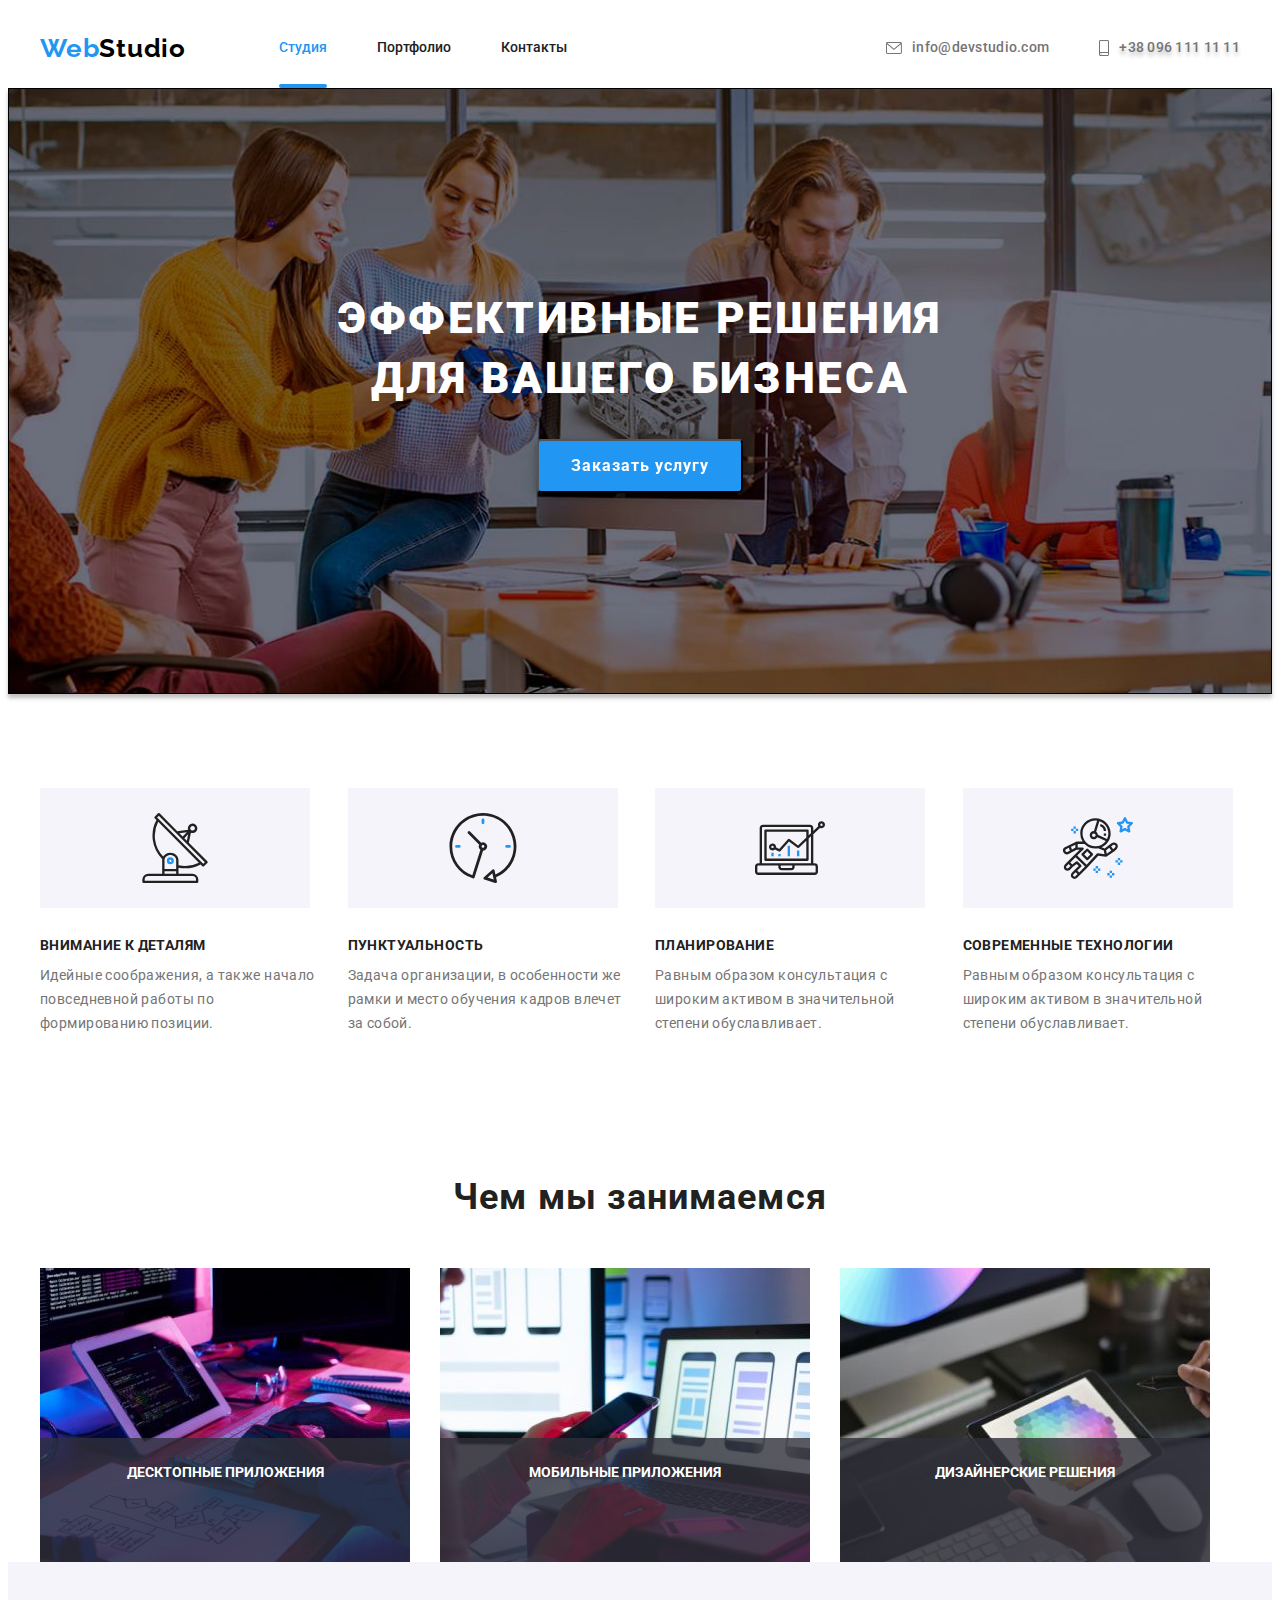
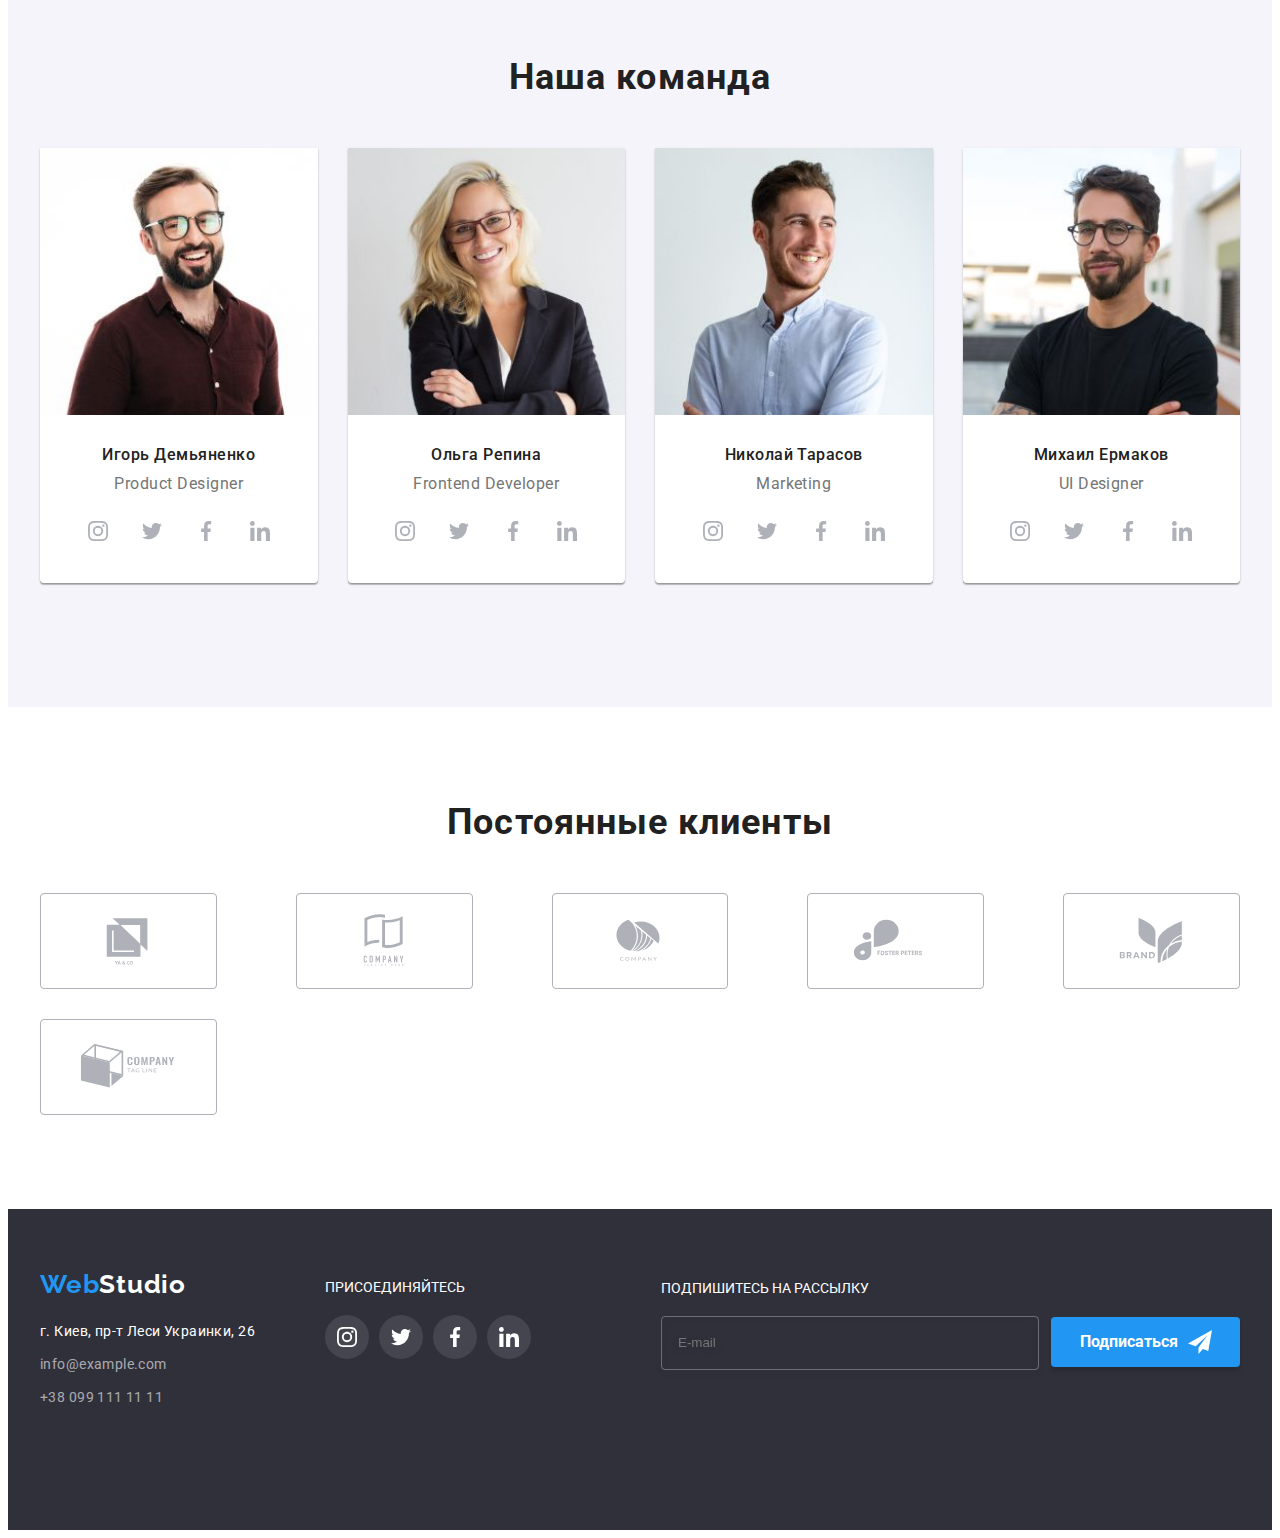
<file: index.html>
<!DOCTYPE html>
<html lang="ru">

<head>
    <meta charset="UTF-8">
    <meta http-equiv="X-UA-Compatible" content="IE=edge">
    <meta name="viewport" content="width=device-width, initial-scale=1.0">
    <title>Document</title>
    <link rel="preconnect" href="https://fonts.googleapis.com">
    <link rel="preconnect" href="https://fonts.gstatic.com" crossorigin>
    <link
        href="https://fonts.googleapis.com/css2?family=Raleway:wght@700&family=Roboto:wght@400;500;700;900&display=swap"
        rel="stylesheet">
    <!-- Style normalize -->
    <link rel="stylesheet" href="https://cdnjs.cloudflare.com/ajax/libs/modern-normalize/1.1.0/modern-normalize.min.css"
        integrity="sha512-wpPYUAdjBVSE4KJnH1VR1HeZfpl1ub8YT/NKx4PuQ5NmX2tKuGu6U/JRp5y+Y8XG2tV+wKQpNHVUX03MfMFn9Q=="
        crossorigin="anonymous" referrerpolicy="no-referrer" />
    <!-- connect whith stylesheet -->
    <link rel="stylesheet" href="./css/main.min.css">
</head>

<body>
    <header>
        <div class="container header-container">
            <a class="logo" href="index.html">Web<span class="span-studio">Studio</span></a>

            <!-- Кнопка мобильного меню -->
            <button class="mobile-menu-btn" type="button" data-menu-button>
                <svg class="mobile-menu__icon" width="24" height="16">
                    <use class="mobile-menu__burger" href="./images/symbol-defs.svg#icon-burger-menu"></use>
                    <use class="mobile-menu__close" href="./images/symbol-defs.svg#icon-mobile-close"></use>
                </svg>
            </button>
            <!-- Мобильное меню -->
            <div class="mobile-menu" data-menu>
                <ul class="mobile-nav">
                    <li class="mobile-nav__item"><a href="./index.html" target="_blank" rel="noopener noreferrer"
                            class="mobile-link mobile-carrent">Студия</a></li>

                    <li class="mobile-nav__item"><a href="./portfolio.html" target="_blank" rel="noopener noreferrer"
                            class="mobile-link-portfolio">Портфолио</a></li>

                    <li class="mobile-nav__item"><a class="">Контакты</a></li>
                </ul>
                <ul class="mobile-contact">
                    <li class="mobile-phone__item"><a href="tel:+380961111111" class="mobile-phone-link">+38 096 111 11
                            11</a></li>

                    <li class="mobile-mail__item"><a href="mailto:info@devstudio.com" target="_blank"
                            rel="noopener noreferrer" class="mobile-mail-link">info@devstudio.com</a></li>
                </ul>
                <ul class="mobile-social">
                    <li class="mobile-social__item"><a class="mobile-social-link mobile-link-color" href=""
                            target="_blank" rel="noopener noreferrer" aria-label="instagram">Instagram</a></li>

                    <li class="mobile-social__item"><a class="mobile-social-link mobile-link-color" href=""
                            target="_blank" rel="noopener noreferrer" aria-label="twitter">Twitter</a></li>

                    <li class="mobile-social__item"><a class="mobile-social-link mobile-link-color" href=""
                            target="_blank" rel="noopener noreferrer" aria-label="facebook">Facebook</a></li>

                    <li class="mobile-social__item"><a class="mobile-social-link mobile-link-color" href=""
                            target="_blank" rel="noopener noreferrer" aria-label="linkedin">LinkedIn</a></li>
                </ul>
            </div>
            <nav>
                <ul class="header-list">
                    <li class="header-list-item list"><a class="header-link link carrent" href="./index.html">Студия</a>
                    </li>
                    <li class="header-list-item list"><a class="header-link link" href="./portfolio.html">Портфолио</a>
                    </li>
                    <li class="header-list-item list"><a class="header-link link" href="">Контакты</a></li>
                </ul>
                <div></div>
            </nav>
            <ul class="header-group">
                <li class="list"><a class="header-mail list link mail-phone-link" href="mailto:info@devstudio.com"><svg
                            class="svg-mail-phone" width="16" height="12">
                            <use href="./images/symbol-defs.svg#icon-envelope1"></use>
                        </svg>info@devstudio.com</a></li>
                <li class="list"><a class="header-contact list link mail-phone-link" href="tel:+380961111111"><svg
                            class="svg-mail-phone" width="10" height="16">
                            <use href="./images/symbol-defs.svg#icon-smartphone"></use>
                        </svg>+38 096 111 11 11</a></li>
            </ul>
        </div>
    </header>

    <!-- Эффективные решения для вашего бизнеса -->
    <main>
        <section class="hero">
            <div class="container solutions-div">
                <h1 class="title">Эффективные решения<br> для вашего бизнеса</h1>
                <button class="btn" type="button" data-modal-open>Заказать услугу</button>
                <div class="backdrop is-hidden" data-modal>
                    <div class="modal">
                        <p class="modal-paragraf">Оставьте свои данные, мы вам перезвоним</p>
                        <div>
                            <form class="form-modal">
                                <label class="label-input" for="name">
                                    <span>Имя</span>
                                    <input class="modal-input" type="text" name="user-name" id="name">
                                    <svg class="modal-icon-person" width="18" height="18">
                                        <use href="./images/icons.svg#icon-person"></use>
                                    </svg></label>

                                <label class="label-input" for="phone"><span>Телефон</span>
                                    <input class="modal-input" type="number" name="number" id="phone">
                                    <svg class="modal-icon-phone" width="18" height="18">
                                        <use href="./images/icons.svg#icon-phone"></use>
                                    </svg></label>

                                <label class="label-input" for="mail"><span>Почта</span>
                                    <input class="modal-input" type="email" name="email" id="mail">
                                    <svg class="modal-icon-email" width="18" height="18">
                                        <use href="./images/icons.svg#icon-email"></use>
                                    </svg></label>

                                <label class="label-input" for="comment"><span>Комментарий</span>
                                    <textarea class="comment" name="coment" id="comment" cols="30" rows="10"
                                        placeholder="Введите текст"></textarea></label>

                                <label class="label-checkbox">

                                    <input class="visually-hidden input-check" type="checkbox">
                                    <span class="modal-svg"><svg class="modal-vector" width="16" height="15">
                                            <use href="./images/icons.svg#icon-vector"></use>
                                        </svg></span>
                                    <span class="modal-text">Соглашаюсь с рассылкой и принимаю</span><a
                                        href="https://goit.ua/agreement/" target="blank" rel="noopener noreferrer"
                                        class="treaty">Условия договора</a>
                                </label>
                                <button class="btn-send-modal" type="submit">Отправить</button>
                            </form>
                        </div>

                        <button class="modal-btn" data-modal-close type="button"><svg width="18" height="18">
                                <use href="./images/symbol-defs.svg#icon-close"></use>
                            </svg></button>
                    </div>
                </div>
            </div>
        </section>

        <!-- Деятельность WebStudio-->
        <section class="features">
            <div class="container features__block">
                <h2 hidden>Особенности</h2>
                <ul class="features__list">

                    <li class="list features__card">
                        <div class="features__svg">
                            <svg width="70" height="70">
                                <use href="./images/symbol-defs.svg#icon-antenna"></use>
                            </svg>
                        </div>

                        <h3 class="features__title">Внимание к деталям</h3>
                        <p class="features__text">Идейные соображения, а также начало повседневной работы по
                            формированию
                            позиции.</p>
                    </li>

                    <li class="list features__card">
                        <div class="features__svg">
                            <svg width="70" height="70">
                                <use href="./images/symbol-defs.svg#icon-clock"></use>
                            </svg>
                        </div>
                        <h3 class="features__title">Пунктуальность</h3>
                        <p class="features__text">Задача организации, в особенности же рамки и место обучения кадров
                            влечет за собой.</p>
                    </li>

                    <li class="list features__card">
                        <div class="features__svg">
                            <svg width="70" height="70">
                                <use href="./images/symbol-defs.svg#icon-diagram"></use>
                            </svg>
                        </div>
                        <h3 class="features__title">Планирование</h3>
                        <p class="features__text">Равным образом консультация с широким активом в значительной степени
                            обуславливает.</p>
                    </li>

                    <li class="list features__card">
                        <div class="features__svg">
                            <svg width="70" height="70">
                                <use href="./images/symbol-defs.svg#icon-astronaut"></use>
                            </svg>
                        </div>
                        <h3 class="features__title">Современные технологии</h3>
                        <p class="features__text">Равным образом консультация с широким активом в значительной степени
                            обуславливает.</p>
                    </li>

                </ul>
            </div>
        </section>

        <!-- Чем мы занимаемся WebStudio -->
        <section class="activities">
            <div class="container">
                <h2 class="activities__title">Чем мы занимаемся</h2>
                <ul class="activities__list">
                    <li class="list activities__item">
                        <div class="activities__wrapper">
                            <picture>
                                <source media="(min-width: 1200px)"
                                    srcset="./images/work/img-1.jpg 1x, ./images/work/img-1@2x.jpg 2x" />
                                <img src="./images/work/img-1.jpg" alt="Изображение 1" width="370" height="294" loading="lazy">
                            </picture>
                            <p class="activities__text">ДЕСКТОПНЫЕ ПРИЛОЖЕНИЯ</p>
                        </div>
                    </li>
                    <li class="list activities__item">
                        <div class="activities__wrapper">
                            <picture>
                                <source media="(min-width: 1200px)"
                                    srcset="./images/work/img-2.jpg 1x, ./images/work/img-2@2x.jpg 2x" />
                                <img src="./images/work/img-2.jpg" alt="Изображение 2" width="370" height="294" loading="lazy">
                            </picture>
                            <p class="activities__text">МОБИЛЬНЫЕ ПРИЛОЖЕНИЯ</p>
                        </div>
                    </li>
                    <li class="list activities__item">
                        <div class="activities__wrapper">
                            <picture>
                                <source media="(min-width: 1200px)"
                                    srcset="./images/work/img-3.jpg 1x, ./images/work/img-3@2x.jpg 2x" />
                                <img src="./images/work/img-3.jpg" alt="Изображение 3" width="370" height="294" loading="lazy">
                            </picture>
                            <p class="activities__text">ДИЗАЙНЕРСКИЕ РЕШЕНИЯ</p>
                        </div>
                    </li>
                </ul>
            </div>
        </section>

        <!-- Команда  WebStudio-->
        <section class="team">
            <div class="container">
                <h2 class="team__title">Наша команда</h2>

                <ul class="team__card">
                    <li class="list team__list">
                        <picture>
                            <source media="(min-width: 1200px)"
                                srcset="./images/team/img-1_lg.jpg 1x, ./images/team/img-1_lg@2x.jpg 2x" />
                            <source media="(min-width: 768px)"
                                srcset="./images/team/img-1_md.jpg 1x, ./images/team/img-1_md@2x.jpg 2x" />
                            <source media="(max-width: 767px)"
                                srcset="./images/team/img-1_sm.jpg 1x, ./images/team/img-1_sm@2x.jpg 2x" />
                            <img src="./images/team/img-1_lg.jpg" alt="Игорь Демьяненко" width="450" loading="lazy">
                        </picture>
                        <div class="team__job">
                            <h3 class="team__name">Игорь Демьяненко</h3>
                            <p class="team__specializes" lang="en">Product Designer</p>
                            <ul class="team__social">
                                <li class="list social-team-list"><a class="link social-team-link" href=""
                                        target="_blank" rel="noopener noreferrer" aria-label="instagram">
                                        <svg width="20" height="20">
                                            <use href="./images/symbol-defs.svg#icon-instagram"></use>
                                        </svg>
                                    </a></li>
                                <li class="list social-team-list">
                                    <a class="link social-team-link" href="" target="_blank" rel="noopener noreferrer"
                                        aria-label="twitter">
                                        <svg width="20" height="20">
                                            <use href="./images/symbol-defs.svg#icon-twitter"></use>
                                        </svg>
                                    </a>
                                </li>
                                <li class="list social-team-list">
                                    <a class="link social-team-link" href="" target="_blank" rel="noopener noreferrer"
                                        aria-label="facebook">
                                        <svg width="20" height="20">
                                            <use href="./images/symbol-defs.svg#icon-facebook"></use>
                                        </svg>
                                    </a>
                                </li>
                                <li class="list social-team-list">
                                    <a class="link social-team-link" href="" target="_blank" rel="noopener noreferrer"
                                        aria-label="linkedin">
                                        <svg width="20" height="20">
                                            <use href="./images/symbol-defs.svg#icon-linkedin"></use>
                                        </svg>
                                    </a>
                                </li>
                            </ul>
                        </div>
                    </li>

                    <li class="list team__list">
                        <picture>
                            <source media="(min-width: 1200px)"
                                srcset="./images/team/img-2_lg.jpg 1x, ./images/team/img-2_lg@2x.jpg 2x" />
                            <source media="(min-width: 768px)"
                                srcset="./images/team/img-2_md.jpg 1x, ./images/team/img-2_md@2x.jpg 2x" />
                            <source media="(max-width: 768px)"
                                srcset="./images/team/img-2_sm.jpg 1x, ./images/team/img-2_sm@2x.jpg 2x" />
                            <img src="./images/team/img-2_lg.jpg" alt="Ольга Репина" width="450" loading="lazy">
                        </picture>
                        <div class="team__job">
                            <h3 class="team__name">Ольга Репина</h3>
                            <p class="team__specializes" lang="en">Frontend Developer</p>
                            <ul class="team__social">
                                <li class="list social-team-list"><a class="link social-team-link" href=""
                                        target="_blank" rel="noopener noreferrer" aria-label="instagram">
                                        <svg width="20" height="20">
                                            <use href="./images/symbol-defs.svg#icon-instagram"></use>
                                        </svg>
                                    </a></li>
                                <li class="list social-team-list">
                                    <a class="link social-team-link" href="" target="_blank" rel="noopener noreferrer"
                                        aria-label="twitter">
                                        <svg width="20" height="20">
                                            <use href="./images/symbol-defs.svg#icon-twitter"></use>
                                        </svg>
                                    </a>
                                </li>
                                <li class="list social-team-list">
                                    <a class="link social-team-link" href="" target="_blank" rel="noopener noreferrer"
                                        aria-label="facebook">
                                        <svg width="20" height="20">
                                            <use href="./images/symbol-defs.svg#icon-facebook"></use>
                                        </svg>
                                    </a>
                                </li>
                                <li class="list social-team-list">
                                    <a class="link social-team-link" href="" target="_blank" rel="noopener noreferrer"
                                        aria-label="linkedin">
                                        <svg width="20" height="20">
                                            <use href="./images/symbol-defs.svg#icon-linkedin"></use>
                                        </svg>
                                    </a>
                                </li>
                            </ul>
                        </div>

                    </li>

                    <li class="list team__list">
                        <picture>
                            <source media="(min-width: 1200px)"
                                srcset="./images/team/img-3_lg.jpg 1x, ./images/team/img-3_lg@2x.jpg 2x" />
                            <source media="(min-width: 768px)"
                                srcset="./images/team/img-3_md.jpg 1x, ./images/team/img-3_md@2x.jpg 2x" />
                            <source media="(max-width: 768px)"
                                srcset="./images/team/img-3_sm.jpg 1x, ./images/team/img-3_sm@2x.jpg 2x" />
                            <img src="./images/team/img-3_lg.jpg" alt="Николай Тарасов" width="450" loading="lazy">
                        </picture>

                        <div class="team__job">
                            <h3 class="team__name">Николай Тарасов</h3>
                            <p class="team__specializes" lang="en">Marketing</p>
                            <ul class="team__social">
                                <li class="list social-team-list"><a class="link social-team-link" href=""
                                        target="_blank" rel="noopener noreferrer" aria-label="instagram">
                                        <svg width="20" height="20">
                                            <use href="./images/symbol-defs.svg#icon-instagram"></use>
                                        </svg>
                                    </a></li>
                                <li class="list social-team-list">
                                    <a class="link social-team-link" href="" target="_blank" rel="noopener noreferrer"
                                        aria-label="twitter">
                                        <svg width="20" height="20">
                                            <use href="./images/symbol-defs.svg#icon-twitter"></use>
                                        </svg>
                                    </a>
                                </li>
                                <li class="list social-team-list">
                                    <a class="link social-team-link" href="" target="_blank" rel="noopener noreferrer"
                                        aria-label="facebook">
                                        <svg width="20" height="20">
                                            <use href="./images/symbol-defs.svg#icon-facebook"></use>
                                        </svg>
                                    </a>
                                </li>
                                <li class="list social-team-list">
                                    <a class="link social-team-link" href="" target="_blank" rel="noopener noreferrer"
                                        aria-label="linkedin">
                                        <svg width="20" height="20">
                                            <use href="./images/symbol-defs.svg#icon-linkedin"></use>
                                        </svg>
                                    </a>
                                </li>
                            </ul>
                        </div>
                    </li>

                    <li class="list team__list">
                        <picture>
                            <source media="(min-width: 1200px)"
                                srcset="./images/team/img-4_lg.jpg 1x, ./images/team/img-4_lg@2x.jpg 2x" />
                            <source media="(min-width: 768px)"
                                srcset="./images/team/img-4_md.jpg 1x, ./images/team/img-4_md@2x.jpg 2x" />
                            <source media="(max-width: 768px)"
                                srcset="./images/team/img-4_sm.jpg 1x, ./images/team/img-4_sm@2x.jpg 2x" />
                            <img src="./images/team/img-4_lg.jpg" alt="Михаил Ермаков" width="450" loading="lazy">
                        </picture>

                        <div class="team__job">
                            <h3 class="team__name">Михаил Ермаков</h3>
                            <p class="team__specializes" lang="en">UI Designer</p>
                            <ul class="team__social">
                                <li class="list social-team-list"><a class="link social-team-link" href=""
                                        target="_blank" rel="noopener noreferrer" aria-label="instagram">
                                        <svg width="20" height="20">
                                            <use href="./images/symbol-defs.svg#icon-instagram"></use>
                                        </svg>
                                    </a></li>
                                <li class="list social-team-list">
                                    <a class="link social-team-link" href="" target="_blank" rel="noopener noreferrer"
                                        aria-label="twitter">
                                        <svg width="20" height="20">
                                            <use href="./images/symbol-defs.svg#icon-twitter"></use>
                                        </svg>
                                    </a>
                                </li>
                                <li class="list social-team-list">
                                    <a class="link social-team-link" href="" target="_blank" rel="noopener noreferrer"
                                        aria-label="facebook">
                                        <svg width="20" height="20">
                                            <use href="./images/symbol-defs.svg#icon-facebook"></use>
                                        </svg>
                                    </a>
                                </li>
                                <li class="list social-team-list">
                                    <a class="link social-team-link" href="" target="_blank" rel="noopener noreferrer"
                                        aria-label="linkedin">
                                        <svg width="20" height="20">
                                            <use href="./images/symbol-defs.svg#icon-linkedin"></use>
                                        </svg>
                                    </a>
                                </li>
                            </ul>
                        </div>

                    </li>
                </ul>
            </div>
        </section>

        <!-- Постоянные клиенты -->
        <section class="clients">
            <div class="container">
                <h2 class="clients__title">Постоянные клиенты</h2>
                <ul class="clients__list">
                    <li class="list clients__icon"><a class="link clients__link" href="" target="_blank"
                            rel="noopener noreferrer" aria-label="icon-Logo-1">
                            <svg width="106" height="60">
                                <use href="./images/symbol-defs.svg#icon-Logo-1"></use>
                            </svg>
                        </a></li>
                    <li class="list clients__icon"><a class="link clients__link" href="" target="_blank"
                            rel="noopener noreferrer" aria-label="icon-Logo-2">
                            <svg width="106" height="60">
                                <use href="./images/symbol-defs.svg#icon-Logo-2"></use>
                            </svg>
                        </a></li>
                    <li class="list clients__icon"><a class="link clients__link" href="" target="_blank"
                            rel="noopener noreferrer" aria-label="icon-Logo-3">
                            <svg width="106" height="60">
                                <use href="./images/symbol-defs.svg#icon-Logo-3"></use>
                            </svg>
                        </a></li>
                    <li class="list clients__icon"><a class="link clients__link" href="" target="_blank"
                            rel="noopener noreferrer" aria-label="icon-Logo-4">
                            <svg width="106" height="60">
                                <use href="./images/symbol-defs.svg#icon-Logo-4"></use>
                            </svg>
                        </a></li>
                    <li class="list clients__icon"><a class="link clients__link" href="" target="_blank"
                            rel="noopener noreferrer" aria-label="icon-Logo-5">
                            <svg width="106" height="60">
                                <use href="./images/symbol-defs.svg#icon-Logo-5"></use>
                            </svg>
                        </a></li>
                    <li class="list clients__icon"><a class="link clients__link" href="" target="_blank"
                            rel="noopener noreferrer" aria-label="icon-Logo-6">
                            <svg width="106" height="60">
                                <use href="./images/symbol-defs.svg#icon-Logo-6"></use>
                            </svg>
                        </a></li>
                </ul>
            </div>

        </section>
    </main>

    <!-- Подвал сайта -->
    <footer class="footer">
        <div class="container footer-section">
            <div class="footer-tablet">
                <div class="footer-content">
                    <a class="logo logo-footer" href="index.html">Web<span
                            class="span-studio logo-span">Studio</span></a>
                    <address>
                        <ul class="footer-list">
                            <li class="list address-list"><a class="link address"
                                    href="https://goo.gl/maps/Ta4kuVLoX1wkfBHNA" target="_blank"
                                    rel="noopener norreferer">г. Киев,
                                    пр-т Леси Украинки, 26</a></li>
                            <li class="list address-list"><a class="link footer-mail"
                                    href="mailto:info@example.com">info@example.com</a></li>
                            <li class="list address-list"><a class="link footer-tel" href="tel:+380991111111">+38 099
                                    111 11
                                    11</a></li>
                        </ul>
                    </address>
                </div>
                <div class="footer-social">
                    <p class="join">ПРИСОЕДИНЯЙТЕСЬ</p>
                    <ul class="footer-list-link">
                        <li class="list social-list"><a class="link link-footer" href="" target="_blank"
                                rel="noopener noreferrer" aria-label="instagram">
                                <svg width="20" height="20">
                                    <use href="./images/symbol-defs.svg#icon-instagram"></use>
                                </svg>
                            </a></li>
                        <li class="list social-list">
                            <a class="link link-footer" href="" target="_blank" rel="noopener noreferrer"
                                aria-label="twitter">
                                <svg width="20" height="20">
                                    <use href="./images/symbol-defs.svg#icon-twitter"></use>
                                </svg>
                            </a>
                        </li>
                        <li class="list social-list">
                            <a class="link link-footer" href="" target="_blank" rel="noopener noreferrer"
                                aria-label="facebook">
                                <svg width="20" height="20">
                                    <use href="./images/symbol-defs.svg#icon-facebook"></use>
                                </svg>
                            </a>
                        </li>
                        <li class="list social-list">
                            <a class="link link-footer" href="" target="_blank" rel="noopener noreferrer"
                                aria-label="linkedin">
                                <svg width="20" height="20">
                                    <use href="./images/symbol-defs.svg#icon-linkedin"></use>
                                </svg>
                            </a>
                        </li>
                    </ul>
                </div>
            </div>
            <div class="footer-social-send">
                <p class="join">ПОДПИШИТЕСЬ НА РАССЫЛКУ</p>
                <form class="form-footer">
                    <label class="input-position">
                        <input class="input-footer" type="email" name="email" placeholder="E-mail">
                    </label>
                    <div class="btn-send-block"><button class="btn-send" type="submit">Подписаться<svg class="svg-send"
                                width="24" height="24">
                                <use href="./images/symbol-defs.svg#icon-send"></use>
                            </svg></button></div>
                </form>
            </div>
        </div>


    </footer>
    <script src="./js/modal.js"></script>
    <script src="./js/menu.js"></script>

</body>

</html>
</file>
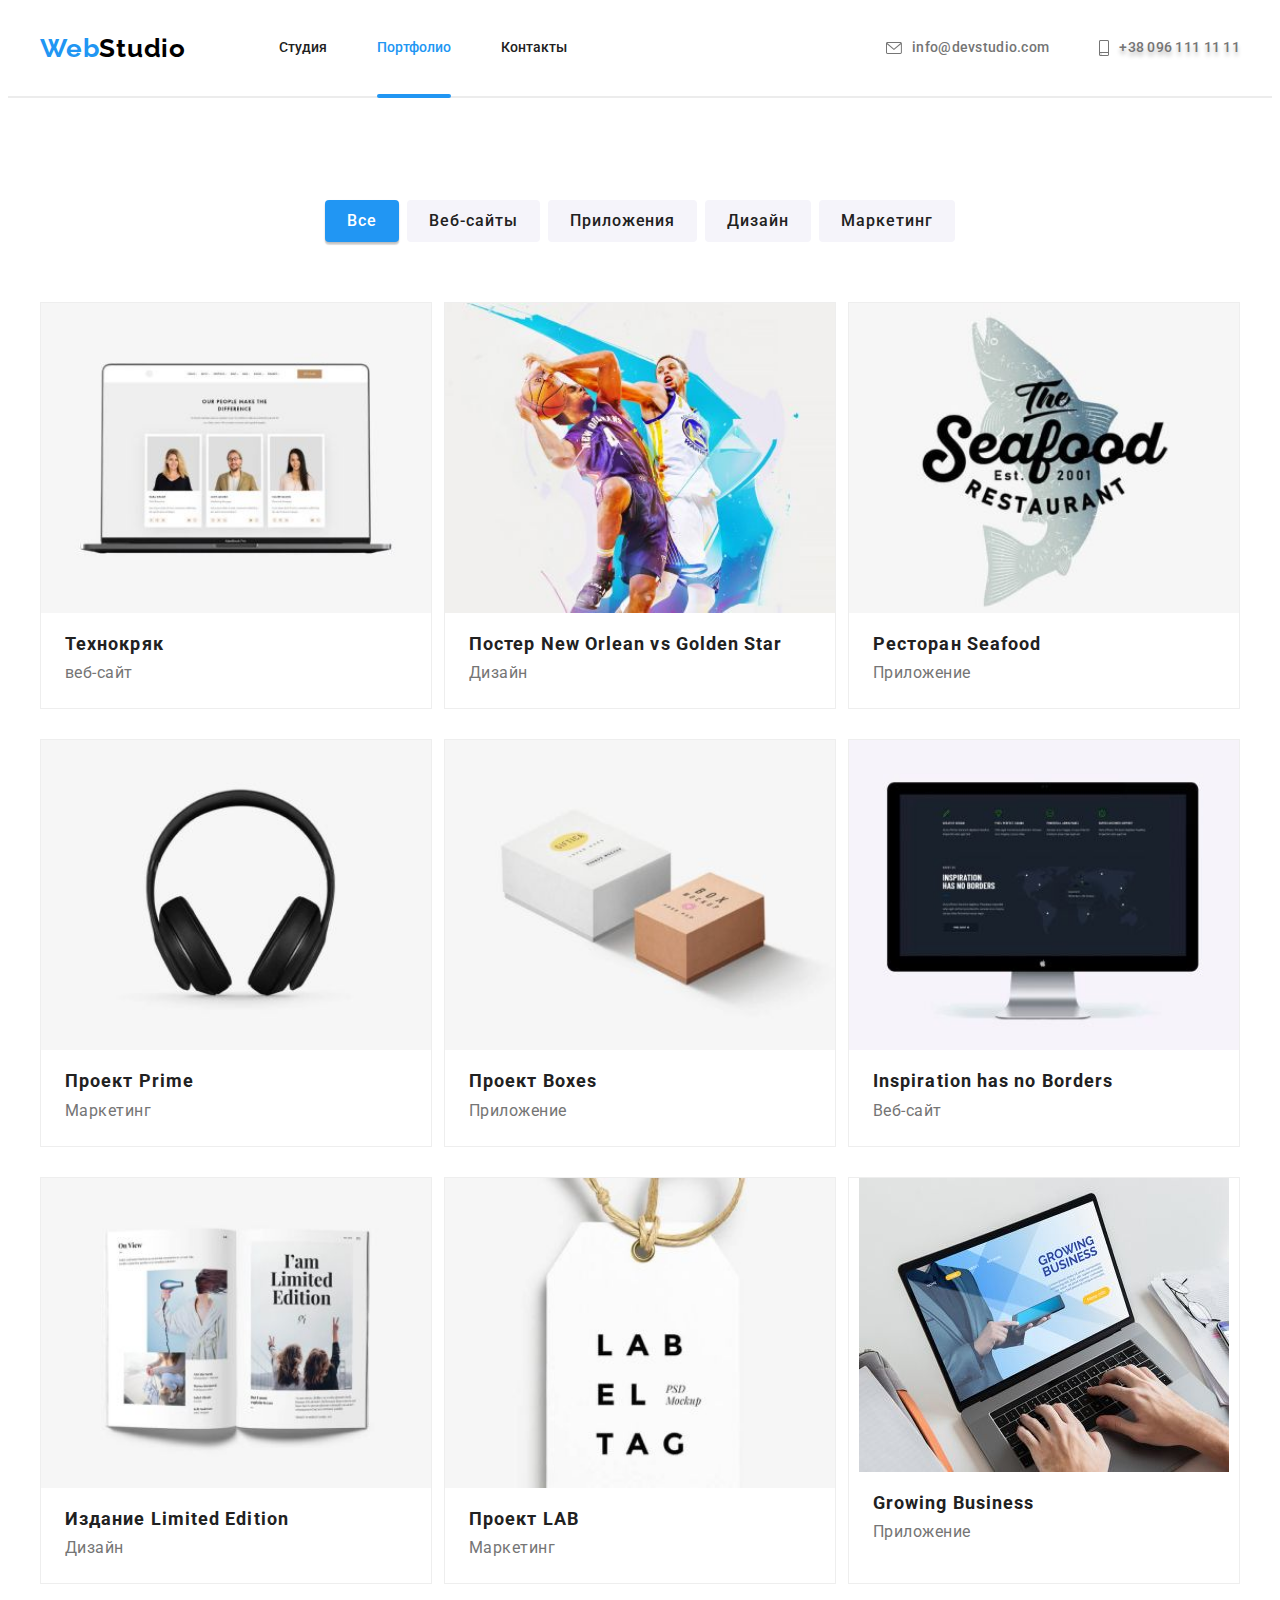
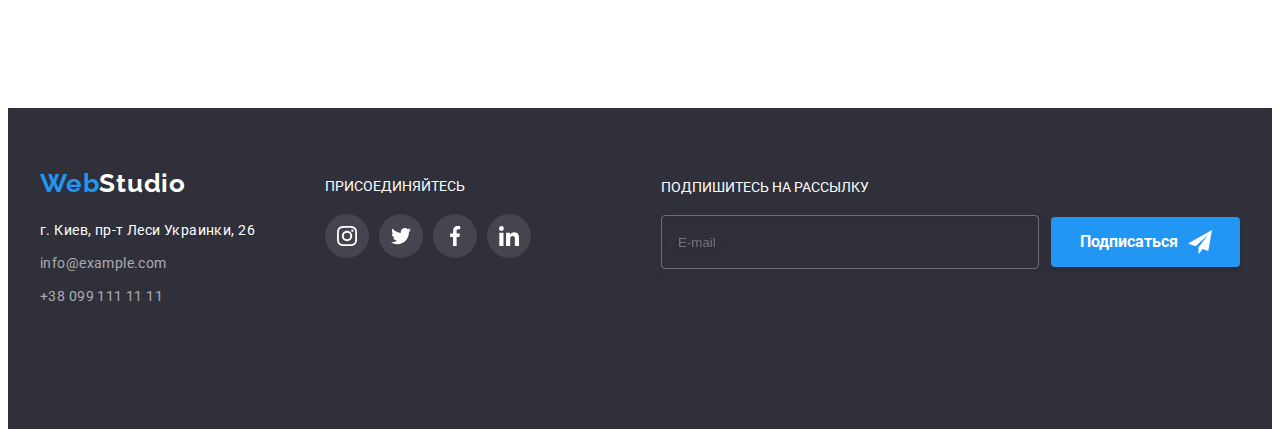
<file: portfolio.html>
<!DOCTYPE html>
<html lang="ru">

<head>
    <meta charset="UTF-8">
    <meta http-equiv="X-UA-Compatible" content="IE=edge">
    <meta name="viewport" content="width=device-width, initial-scale=1.0">
    <title>Document</title>
    <link rel="preconnect" href="https://fonts.googleapis.com">
    <link rel="preconnect" href="https://fonts.gstatic.com" crossorigin>
    <link
        href="https://fonts.googleapis.com/css2?family=Raleway:wght@700&family=Roboto:wght@400;500;700;900&display=swap"
        rel="stylesheet">
    <!-- Style normalize -->
    <link rel="stylesheet" href="https://cdnjs.cloudflare.com/ajax/libs/modern-normalize/1.1.0/modern-normalize.min.css"
        integrity="sha512-wpPYUAdjBVSE4KJnH1VR1HeZfpl1ub8YT/NKx4PuQ5NmX2tKuGu6U/JRp5y+Y8XG2tV+wKQpNHVUX03MfMFn9Q=="
        crossorigin="anonymous" referrerpolicy="no-referrer" />
    <!-- connect whith stylesheet -->
    <link rel="stylesheet" href="./css/main.min.css">
</head>

<body>
    <header>
        <div class="container header-container box-line">
            <a class="logo" href="index.html">Web<span class="span-studio">Studio</span></a>
            <!-- Кнопка мобильного меню -->
            <button class="mobile-menu-btn" type="button" data-menu-button>
                <svg class="mobile-menu__icon" width="24" height="16">
                    <use class="mobile-menu__burger" href="./images/symbol-defs.svg#icon-burger-menu"></use>
                    <use class="mobile-menu__close" href="./images/symbol-defs.svg#icon-mobile-close"></use>
                </svg>
            </button>
            <!-- Мобильное меню -->
            <div class="mobile-menu" data-menu>
                <ul class="mobile-nav">
                    <li class="mobile-nav__item"><a href="index.html" target="_blank" rel="noopener noreferrer"
                            class="mobile-link ">Студия</a></li>

                    <li class="mobile-nav__item"><a href="./portfolio.html" target="_blank" rel="noopener noreferrer"
                            class="mobile-link-portfolio mobile-carrent">Портфолио</a></li>

                    <li class="mobile-nav__item"><a class="">Контакты</a></li>
                </ul>
                <ul class="mobile-contact">
                    <li class="mobile-phone__item"><a href="tel:+380961111111" class="mobile-phone-link">+38 096 111 11
                            11</a></li>

                    <li class="mobile-mail__item"><a href="mailto:info@devstudio.com" target="_blank"
                            rel="noopener noreferrer" class="mobile-mail-link">info@devstudio.com</a></li>
                </ul>
                <ul class="mobile-social">
                    <li class="mobile-social__item"><a class="mobile-social-link mobile-link-color" href=""
                            target="_blank" rel="noopener noreferrer" aria-label="instagram">Instagram</a></li>

                    <li class="mobile-social__item"><a class="mobile-social-link mobile-link-color" href=""
                            target="_blank" rel="noopener noreferrer" aria-label="twitter">Twitter</a></li>

                    <li class="mobile-social__item"><a class="mobile-social-link mobile-link-color" href=""
                            target="_blank" rel="noopener noreferrer" aria-label="facebook">Facebook</a></li>

                    <li class="mobile-social__item"><a class="mobile-social-link mobile-link-color" href=""
                            target="_blank" rel="noopener noreferrer" aria-label="linkedin">LinkedIn</a></li>
                </ul>
            </div>
            <nav>
                <ul class="header-list">
                    <li class="header-list-item list"><a class="header-link link" href="./index.html">Студия</a></li>
                    <li class="header-list-item list"><a class="header-link link carrent-portfolio"
                            href="./portfolio.html">Портфолио</a></li>
                    <li class="header-list-item list"><a class="header-link link" href="">Контакты</a></li>
                </ul>
            </nav>
            <ul class="header-group">
                <li class="list"><a class="header-mail list link mail-phone-link" href="mailto:info@devstudio.com"><svg
                            class="svg-mail-phone" width="16" height="12">
                            <use href="./images/symbol-defs.svg#icon-envelope1"></use>
                        </svg>info@devstudio.com</a></li>
                <li class="list"><a class="header-contact list link mail-phone-link" href="tel:+380961111111"><svg
                            class="svg-mail-phone" width="10" height="16">
                            <use href="./images/symbol-defs.svg#icon-smartphone"></use>
                        </svg>+38 096 111 11 11</a></li>
            </ul>
        </div>
        <hr>
    </header>

    <!-- main section -->
    <main class="container">
        <!-- навигация сайта -->
        <section class="btn-section">
            <div class=" btn-box">
                <h1 hidden>Проекты</h1>
                <ul class="list-btn">
                    <li class="list btn-ptl"><button class="portfolio-btn carrent-btn-all" type="button">Все</button>
                    </li>
                    <li class="list btn-ptl"><button class="portfolio-btn" type="button">Веб-сайты</button></li>
                    <li class="list btn-ptl"><button class="portfolio-btn" type="button">Приложения</button></li>
                    <li class="list btn-ptl"><button class="portfolio-btn" type="button">Дизайн</button></li>
                    <li class="list btn-ptl"><button class="portfolio-btn" type="button">Маркетинг</button></li>
                </ul>
            </div>

            <!-- img-navigation -->
            <div class="img-box">
                <ul class="img-box-list">
                    <li class="list card-img">
                        <div class="portfolio-overlay">
                            <picture>
                                <source media="(min-width: 1200px)"
                                    srcset="./images/portfolio/img-1_lg.jpg 1x, ./images/portfolio/img-1_lg@2x.jpg 2x" />
                                <source media="(min-width: 768px)"
                                    srcset="./images/portfolio/img-1_md.jpg 1x, ./images/portfolio/img-1_md@2x.jpg 2x" />
                                <source media="(max-width: 767px)"
                                    srcset="./images/portfolio/img-1_sm.jpg 1x, ./images/portfolio/img-1_sm@2x.jpg 2x" />
                                <img src="./images/portfolio/img-1_lg.jpg" alt="Технокряк" width="450" height="294" loading="lazy">
                            </picture>

                            <p class="portfolio-desc">Ресурс предлагает комплексные предложения с разным уровнем
                                функционала и сервисов. Все это позволит посетителю получить
                                исчерпывающие сведения о компании или частном лице.</p>
                        </div>
                        <div class="box-title">
                            <h2 class="portfolio-title">Технокряк</h2>
                            <p class="portfolio-text">веб-сайт</p>
                            <div class="portfolio-overlay">
                            </div>
                        </div>
                    </li>

                    <li class="list card-img">
                        <div class="portfolio-overlay">
                            <picture>
                                <source media="(min-width: 1200px)"
                                    srcset="./images/portfolio/img-2_lg.jpg 1x, ./images/portfolio/img-2_lg@2x.jpg 2x" />
                                <source media="(min-width: 768px)"
                                    srcset="./images/portfolio/img-2_md.jpg 1x, ./images/portfolio/img-2_md@2x.jpg 2x" />
                                <source media="(max-width: 767px)"
                                    srcset="./images/portfolio/img-2_sm.jpg 1x, ./images/portfolio/img-2_sm@2x.jpg 2x" />
                                <img src="./images/portfolio/img-2_lg.jpg" alt="Постер New Orlean vs Golden Star" width="450" height="294" loading="lazy">
                            </picture>
                            <p class="portfolio-desc">Ресурс предлагает комплексные предложения с разным уровнем
                                функционала и сервисов. Все это позволит посетителю получить
                                исчерпывающие сведения о компании или частном лице.</p>
                        </div>
                        <div class="box-title">
                            <h2 class="portfolio-title">Постер New Orlean vs Golden Star</h2>
                            <p class="portfolio-text">Дизайн</p>
                        </div>
                    </li>

                    <li class="list card-img">
                        <div class="portfolio-overlay">
                            <picture>
                                <source media="(min-width: 1200px)"
                                    srcset="./images/portfolio/img-3_lg.jpg 1x, ./images/portfolio/img-3_lg@2x.jpg 2x" />
                                <source media="(min-width: 768px)"
                                    srcset="./images/portfolio/img-3_md.jpg 1x, ./images/portfolio/img-3_md@2x.jpg 2x" />
                                <source media="(max-width: 767px)"
                                    srcset="./images/portfolio/img-3_sm.jpg 1x, ./images/portfolio/img-3_sm@2x.jpg 2x" />
                                <img src="./images/portfolio/img-3_lg.jpg" alt="Ресторан Seafood" width="450" height="294" loading="lazy">
                            </picture>
                            <p class="portfolio-desc">Ресурс предлагает комплексные предложения с разным уровнем
                                функционала и сервисов. Все это позволит посетителю получить
                                исчерпывающие сведения о компании или частном лице.</p>
                        </div>
                        <div class="box-title">
                            <h2 class="portfolio-title">Ресторан Seafood</h2>
                            <p class="portfolio-text">Приложение</p>
                        </div>
                    </li>

                    <li class="list card-img">
                        <div class="portfolio-overlay">
                            <picture>
                                <source media="(min-width: 1200px)"
                                    srcset="./images/portfolio/img-4_lg.jpg 1x, ./images/portfolio/img-4_lg@2x.jpg 2x" />
                                <source media="(min-width: 768px)"
                                    srcset="./images/portfolio/img-4_md.jpg 1x, ./images/portfolio/img-4_md@2x.jpg 2x" />
                                <source media="(max-width: 767px)"
                                    srcset="./images/portfolio/img-4_sm.jpg 1x, ./images/portfolio/img-4_sm@2x.jpg 2x" />
                                <img src="./images/portfolio/img-4_lg.jpg" alt="Проект Prime" width="450" height="294" loading="lazy">
                            </picture>
                            <p class="portfolio-desc">Ресурс предлагает комплексные предложения с разным уровнем
                                функционала и сервисов. Все это позволит посетителю получить
                                исчерпывающие сведения о компании или частном лице.</p>
                        </div>
                        <div class="box-title">
                            <h2 class="portfolio-title">Проект Prime</h2>
                            <p class="portfolio-text">Маркетинг</p>
                        </div>
                    </li>

                    <li class="list card-img">
                        <div class="portfolio-overlay">
                            <picture>
                                <source media="(min-width: 1200px)"
                                    srcset="./images/portfolio/img-5_lg.jpg 1x, ./images/portfolio/img-5_lg@2x.jpg 2x" />
                                <source media="(min-width: 768px)"
                                    srcset="./images/portfolio/img-5_md.jpg 1x, ./images/portfolio/img-5_md@2x.jpg 2x" />
                                <source media="(max-width: 767px)"
                                    srcset="./images/portfolio/img-5_sm.jpg 1x, ./images/portfolio/img-5_sm@2x.jpg 2x" />
                                <img src="./images/portfolio/img-5_lg.jpg" alt="Проект Boxes" width="450" height="294" loading="lazy">
                            </picture>
                            <p class="portfolio-desc">Ресурс предлагает комплексные предложения с разным уровнем
                                функционала и сервисов. Все это позволит посетителю получить
                                исчерпывающие сведения о компании или частном лице.</p>
                        </div>
                        <div class="box-title">
                            <h2 class="portfolio-title">Проект Boxes</h2>
                            <p class="portfolio-text">Приложение</p>
                        </div>
                    </li>

                    <li class="list card-img">
                        <div class="portfolio-overlay">
                            <picture>
                                <source media="(min-width: 1200px)"
                                    srcset="./images/portfolio/img-6_lg.jpg 1x, ./images/portfolio/img-6_lg@2x.jpg 2x" />
                                <source media="(min-width: 768px)"
                                    srcset="./images/portfolio/img-6_md.jpg 1x, ./images/portfolio/img-6_md@2x.jpg 2x" />
                                <source media="(max-width: 767px)"
                                    srcset="./images/portfolio/img-6_sm.jpg 1x, ./images/portfolio/img-6_sm@2x.jpg 2x" />
                                <img src="./images/portfolio/img-6_lg.jpg" alt="Inspiration has no Borders" width="450" height="294" loading="lazy">
                            </picture>
                            <p class="portfolio-desc">Ресурс предлагает комплексные предложения с разным уровнем
                                функционала и сервисов. Все это позволит посетителю получить
                                исчерпывающие сведения о компании или частном лице.</p>
                        </div>
                        <div class="box-title">
                            <h2 class="portfolio-title">Inspiration has no Borders</h2>
                            <p class="portfolio-text">Веб-сайт</p>
                        </div>
                    </li>

                    <li class="list card-img">
                        <div class="portfolio-overlay">
                            <picture>
                                <source media="(min-width: 1200px)"
                                    srcset="./images/portfolio/img-7_lg.jpg 1x, ./images/portfolio/img-7_lg@2x.jpg 2x" />
                                <source media="(min-width: 768px)"
                                    srcset="./images/portfolio/img-7_md.jpg 1x, ./images/portfolio/img-7_md@2x.jpg 2x" />
                                <source media="(max-width: 767px)"
                                    srcset="./images/portfolio/img-7_sm.jpg 1x, ./images/portfolio/img-7_sm@2x.jpg 2x" />
                                <img src="./images/portfolio/img-7_lg.jpg" alt="Издание Limited Edition" width="450" height="294" loading="lazy">
                            </picture>
                            <p class="portfolio-desc">Ресурс предлагает комплексные предложения с разным уровнем
                                функционала и сервисов. Все это позволит посетителю получить
                                исчерпывающие сведения о компании или частном лице.</p>
                        </div>
                        <div class="box-title">
                            <h2 class="portfolio-title">Издание Limited Edition</h2>
                            <p class="portfolio-text">Дизайн</p>
                        </div>
                    </li>

                    <li class="list card-img">
                        <div class="portfolio-overlay">
                            <picture>
                                <source media="(min-width: 1200px)"
                                    srcset="./images/portfolio/img-8_lg.jpg 1x, ./images/portfolio/img-8_lg@2x.jpg 2x" />
                                <source media="(min-width: 768px)"
                                    srcset="./images/portfolio/img-8_md.jpg 1x, ./images/portfolio/img-8_md@2x.jpg 2x" />
                                <source media="(max-width: 767px)"
                                    srcset="./images/portfolio/img-8_sm.jpg 1x, ./images/portfolio/img-8_sm@2x.jpg 2x" />
                                <img src="./images/portfolio/img-8_lg.jpg" alt="Проект LAB" width="450" height="294" loading="lazy">
                            </picture>
                            <p class="portfolio-desc">Ресурс предлагает комплексные предложения с разным уровнем
                                функционала и сервисов. Все это позволит посетителю получить
                                исчерпывающие сведения о компании или частном лице.</p>
                        </div>
                        <div class="box-title">
                            <h2 class="portfolio-title">Проект LAB</h2>
                            <p class="portfolio-text">Маркетинг</p>
                        </div>
                    </li>

                    <li class="list card-img">
                        <div class="portfolio-overlay">
                            <picture>
                                <source media="(min-width: 1200px)"
                                    srcset="./images/portfolio/img-9_lg.jpg 1x, ./images/portfolio/img-9_lg@2x.jpg 2x" />
                                <source media="(min-width: 768px)"
                                    srcset="./images/portfolio/img-9_md.jpg 1x, ./images/portfolio/img-9_md@2x.jpg 2x" />
                                <source media="(max-width: 767px)"
                                    srcset="./images/portfolio/img-9_sm.jpg 1x, ./images/portfolio/img-9_sm@2x.jpg 2x" />
                                <img src="./images/portfolio/img-9_lg.jpg" alt="Growing Business" width="370" height="294" loading="lazy">
                            </picture>
                            <p class="portfolio-desc">Ресурс предлагает комплексные предложения с разным уровнем
                                функционала и сервисов. Все это позволит посетителю получить
                                исчерпывающие сведения о компании или частном лице.</p>
                        </div>
                        <div class="box-title">
                            <h2 class="portfolio-title">Growing Business</h2>
                            <p class="portfolio-text">Приложение</p>
                        </div>
                    </li>
                </ul>
            </div>
        </section>

    </main>

    <!-- Подвал сайта -->
    <footer class="footer">
        <div class="container footer-section">
            <div class="footer-tablet">
                <div class="footer-content">
                    <a class="logo logo-footer" href="index.html">Web<span
                            class="span-studio logo-span">Studio</span></a>
                    <address>
                        <ul class="footer-list">
                            <li class="list address-list"><a class="link address"
                                    href="https://goo.gl/maps/Ta4kuVLoX1wkfBHNA" target="_blank"
                                    rel="noopener norreferer ">г. Киев,
                                    пр-т Леси Украинки, 26</a></li>
                            <li class="list address-list"><a class="link footer-mail"
                                    href="mailto:info@example.com">info@example.com</a></li>
                            <li class="list address-list"><a class="link footer-tel" href="tel:+380991111111">+38 099
                                    111 11
                                    11</a></li>
                        </ul>
                    </address>
                </div>
                <div class="footer-social">
                    <p class="join">ПРИСОЕДИНЯЙТЕСЬ</p>
                    <ul class="footer-list-link">
                        <li class="list social-list"><a class="link link-footer" href="" target="_blank"
                                rel="noopener noreferrer" aria-label="instagram">
                                <svg width="20" height="20">
                                    <use href="./images/symbol-defs.svg#icon-instagram"></use>
                                </svg>
                            </a></li>
                        <li class="list social-list">
                            <a class="link link-footer" href="" target="_blank" rel="noopener noreferrer"
                                aria-label="twitter">
                                <svg width="20" height="20">
                                    <use href="./images/symbol-defs.svg#icon-twitter"></use>
                                </svg>
                            </a>
                        </li>
                        <li class="list social-list">
                            <a class="link link-footer" href="" target="_blank" rel="noopener noreferrer"
                                aria-label="facebook">
                                <svg width="20" height="20">
                                    <use href="./images/symbol-defs.svg#icon-facebook"></use>
                                </svg>
                            </a>
                        </li>
                        <li class="list social-list">
                            <a class="link link-footer" href="" target="_blank" rel="noopener noreferrer"
                                aria-label="linkedin">
                                <svg width="20" height="20">
                                    <use href="./images/symbol-defs.svg#icon-linkedin"></use>
                                </svg>
                            </a>
                        </li>
                    </ul>
                </div>
            </div>
            <div class="footer-social-send">
                <p class="join">ПОДПИШИТЕСЬ НА РАССЫЛКУ</p>
                <form class="form-footer">
                    <label class="input-position">
                        <input class="input-footer" type="email" name="email" placeholder="E-mail">
                    </label>
                    <div class="btn-send-block"><button class="btn-send" type="submit">Подписаться<svg class="svg-send"
                                width="24" height="24">
                                <use href="./images/symbol-defs.svg#icon-send"></use>
                            </svg></button></div>
                </form>
            </div>
        </div>


    </footer>
    <script src="./js/menu.js"></script>
</body>

</html>
</file>
<file: css/main.min.css>
:root{--main-font: "Roboto";--secondary-font: "Raleway";--accent-color: #2196f3;--main-txt-dark: #ffffff;--main-txt-light: #212121;--p-color: #757575;--fill-color: #afb1b8;--duration-time: 250ms;--time-allocation: cubic-bezier(0.4, 0, 0.2, 1)}.visually-hidden{position:absolute;width:1px;height:1px;margin:-1px;border:0;padding:0;white-space:nowrap;-webkit-clip-path:inset(100%);clip-path:inset(100%);clip:rect(0 0 0 0);overflow:hidden}@media screen and (max-width: 766px){.header-group,.header-list{display:none}}body{font-family:var(--main-font),"sans-serif"}h1,h2,h3,p{margin:0}ul{padding:0px;margin:0px}img{display:block;max-width:100%;height:auto}a{text-decoration:none}.list{list-style:none}.btn{padding-top:10px;padding-right:32px;padding-bottom:10px;padding-left:32px;font-family:inherit;font-weight:700;font-size:16px;line-height:1.88;display:-webkit-box;display:-ms-flexbox;display:flex;letter-spacing:.06em;color:var(--main-txt-dark);background-color:var(--accent-color);cursor:pointer;-webkit-filter:drop-shadow(0px 4px 4px rgba(0, 0, 0, 0.25));filter:drop-shadow(0px 4px 4px rgba(0, 0, 0, 0.25));-webkit-box-shadow:0px 4px 4px rgba(0,0,0,.15);box-shadow:0px 4px 4px rgba(0,0,0,.15);border-radius:4px;-webkit-transition:background-color var(--duration-time) var(--time-allocation),border-color var(--duration-time) var(--time-allocation);transition:background-color var(--duration-time) var(--time-allocation),border-color var(--duration-time) var(--time-allocation)}.btn:hover,.btn:focus{background-color:#188ce8}hr{border:1px solid #ececec}.portfolio-btn{padding-top:6px;padding-right:22px;padding-bottom:6px;padding-left:22px;font-family:inherit;font-weight:500;font-size:16px;line-height:1.88;display:-webkit-box;display:-ms-flexbox;display:flex;letter-spacing:.06em;color:var(--main-txt-light);background-color:#f5f4fa;cursor:pointer;border:none;border-radius:4px;-webkit-transition-property:color,background-color;transition-property:color,background-color;-webkit-transition-duration:var(--duration-time);transition-duration:var(--duration-time);-webkit-transition-timing-function:var(--time-allocation);transition-timing-function:var(--time-allocation)}.portfolio-btn:hover,.portfolio-btn:focus{background-color:#188ce8;color:var(--main-txt-dark)}.carrent-btn-all{color:var(--main-txt-dark);background-color:var(--accent-color);-webkit-box-shadow:0px 3px 1px rgba(0,0,0,.1),0px 1px 2px rgba(0,0,0,.08),0px 2px 2px rgba(0,0,0,.12);box-shadow:0px 3px 1px rgba(0,0,0,.1),0px 1px 2px rgba(0,0,0,.08),0px 2px 2px rgba(0,0,0,.12)}.btn-section{padding:60px 0}@media screen and (min-width: 1200px){.btn-section{padding:94px 0}}.btn-box{display:-webkit-box;display:-ms-flexbox;display:flex;-webkit-box-pack:center;-ms-flex-pack:center;justify-content:center;margin-bottom:40px}.list-btn{display:-webkit-box;display:-ms-flexbox;display:flex;-webkit-box-pack:start;-ms-flex-pack:start;justify-content:flex-start;gap:8px;-ms-flex-wrap:wrap;flex-wrap:wrap;margin-bottom:40px}@media screen and (min-width: 768px){.list-btn{margin-bottom:30px}}@media screen and (min-width: 1200px){.list-btn{margin-bottom:50px}}.btn-send-modal{display:-webkit-box;display:-ms-flexbox;display:flex;-webkit-box-pack:center;-ms-flex-pack:center;justify-content:center;width:200px;margin:auto;padding:10px 55px 10px 56px;font-family:inherit;font-style:normal;font-weight:700;font-size:16px;line-height:1.875;color:var(--main-txt-dark);background-color:var(--accent-color);cursor:pointer;-webkit-box-shadow:0px 4px 4px rgba(0,0,0,.15);box-shadow:0px 4px 4px rgba(0,0,0,.15);border-radius:4px;border:none}.btn-send-block{display:-webkit-box;display:-ms-flexbox;display:flex;-webkit-box-pack:center;-ms-flex-pack:center;justify-content:center}.btn-send{display:-webkit-inline-box;display:-ms-inline-flexbox;display:inline-flex;-webkit-box-align:center;-ms-flex-align:center;align-items:center;padding-top:10px;padding-right:28px;padding-bottom:10px;padding-left:29px;font-family:inherit;font-weight:700;font-size:16px;line-height:1.88;color:var(--main-txt-dark);background-color:var(--accent-color);cursor:pointer;-webkit-box-shadow:0px 4px 4px rgba(0,0,0,.15);box-shadow:0px 4px 4px rgba(0,0,0,.15);border-radius:4px;border:none;margin-top:20px}@media screen and (min-width: 1200px){.btn-send{margin-top:0;margin-left:12px}}.svg-send{padding-left:10px}.container{width:100%;padding-left:15px;padding-right:15px;margin:auto}@media screen and (min-width: 480px){.container{max-width:480px}}@media screen and (min-width: 768px){.container{max-width:768px}}@media screen and (min-width: 1200px){.container{max-width:1200px}}.logo{font-style:normal;font-family:var(--secondary-font),"sans-serif";font-weight:700;font-size:24px;line-height:1.1666666667;color:var(--accent-color);letter-spacing:.03em}@media screen and (min-width: 1200px){.logo{font-size:26px;line-height:1.19;padding-top:0px;padding-bottom:0px}}.span-studio{color:#000}.logo-footer{margin-bottom:20px}.logo-span{color:var(--main-txt-dark)}.team__social{display:-webkit-box;display:-ms-flexbox;display:flex;-webkit-box-pack:center;-ms-flex-pack:center;justify-content:center}.social-team-list:not(:last-child){margin-right:10px}.social-team-link{display:-webkit-box;display:-ms-flexbox;display:flex;-webkit-box-align:center;-ms-flex-align:center;align-items:center;-webkit-box-pack:center;-ms-flex-pack:center;justify-content:center;width:44px;height:44px;border-radius:50%;fill:var(--fill-color);-webkit-transition-property:fill,background-color;transition-property:fill,background-color;-webkit-transition-duration:var(--duration-time);transition-duration:var(--duration-time);-webkit-transition-timing-function:var(--time-allocation);transition-timing-function:var(--time-allocation)}.social-team-link:hover,.social-team-link:focus{background-color:var(--accent-color);fill:var(--main-txt-dark)}.footer-section{gap:60px}@media screen and (min-width: 1200px){.footer-section{display:-webkit-box;display:-ms-flexbox;display:flex;-webkit-box-align:baseline;-ms-flex-align:baseline;align-items:baseline;-webkit-box-pack:justify;-ms-flex-pack:justify;justify-content:space-between;gap:0}}.footer-social{display:-webkit-box;display:-ms-flexbox;display:flex;-webkit-box-orient:vertical;-webkit-box-direction:normal;-ms-flex-direction:column;flex-direction:column;-webkit-box-align:center;-ms-flex-align:center;align-items:center;margin:60px 0;color:var(--main-txt-dark)}@media screen and (min-width: 768px){.footer-social{margin:0px}}@media screen and (min-width: 1200px){.footer-social{-webkit-box-align:start;-ms-flex-align:start;align-items:flex-start}}.footer-social-send{display:-webkit-box;display:-ms-flexbox;display:flex;-webkit-box-orient:vertical;-webkit-box-direction:normal;-ms-flex-direction:column;flex-direction:column;-webkit-box-align:center;-ms-flex-align:center;align-items:center;color:var(--main-txt-dark)}@media screen and (min-width: 1200px){.footer-social-send{margin-left:93px;-webkit-box-align:baseline;-ms-flex-align:baseline;align-items:baseline}}.join{font-family:var(--main-font),"sans-serif";font-style:normal;font-size:14px;padding-bottom:20px}@media screen and (min-width: 1200px){.join{padding-top:10px}}.footer-list-link{display:-webkit-box;display:-ms-flexbox;display:flex}.social-list{display:-webkit-box;display:-ms-flexbox;display:flex;-webkit-box-align:center;-ms-flex-align:center;align-items:center;-webkit-box-pack:center;-ms-flex-pack:center;justify-content:center}.social-list:not(:last-child){padding-right:10px}.link-footer{width:44px;height:44px;display:-webkit-box;display:-ms-flexbox;display:flex;-webkit-box-align:center;-ms-flex-align:center;align-items:center;-webkit-box-pack:center;-ms-flex-pack:center;justify-content:center;border-radius:50%;background-color:#44454e;fill:var(--main-txt-dark);-webkit-transition-property:background-color;transition-property:background-color;-webkit-transition-duration:var(--duration-time);transition-duration:var(--duration-time);-webkit-transition-timing-function:var(--time-allocation);transition-timing-function:var(--time-allocation)}.link-footer:hover,.link-footer:focus{background-color:var(--accent-color)}.form-footer{width:100%;-webkit-box-align:center;-ms-flex-align:center;align-items:center;-webkit-box-orient:vertical;-webkit-box-direction:normal;-ms-flex-direction:column;flex-direction:column}@media screen and (min-width: 1200px){.form-footer{display:-webkit-box;display:-ms-flexbox;display:flex;-webkit-box-align:baseline;-ms-flex-align:baseline;align-items:baseline;-webkit-box-orient:initial;-webkit-box-direction:initial;-ms-flex-direction:initial;flex-direction:initial}}@media screen and (min-width: 768px){.header-mail:hover,.header-mail:focus{color:var(--accent-color)}}@media screen and (min-width: 1200px){.header-contact:hover,.header-contact:focus{color:var(--accent-color)}}@media screen and (min-width: 768px){.header-mail,.header-contact,.portfolio-contact{font-family:var(--main-font),"sans-serif";list-style:none;font-weight:500;font-size:12px;line-height:1.1666666667;letter-spacing:.02em;color:var(--p-color)}}@media screen and (min-width: 1200px){.header-mail,.header-contact,.portfolio-contact{font-size:14px;line-height:1.14}}.header-contact,.header-mail{-webkit-transition-property:color;transition-property:color;-webkit-transition-duration:var(--duration-time);transition-duration:var(--duration-time);-webkit-transition-timing-function:var(--time-allocation);transition-timing-function:var(--time-allocation)}@media screen and (min-width: 1200px){.header-contact,.header-mail{padding-top:32px;padding-bottom:32px}}@media screen and (min-width: 1200px){.header-contact{text-shadow:0px 4px 4px rgba(0,0,0,.25);margin-left:50px}}.mail-phone-link{fill:var(--p-color);display:-webkit-box;display:-ms-flexbox;display:flex;-webkit-box-align:center;-ms-flex-align:center;align-items:center;-webkit-transition-property:fill;transition-property:fill;-webkit-transition-duration:var(--duration-time);transition-duration:var(--duration-time);-webkit-transition-timing-function:var(--time-allocation);transition-timing-function:var(--time-allocation)}.mail-phone-link:hover,.mail-phone-link:focus{fill:var(--accent-color)}@media screen and (min-width: 768px){.svg-mail-phone{margin-right:8px}}@media screen and (min-width: 1200px){.svg-mail-phone{margin-right:10px}}.portfolio-contact{text-shadow:none;-webkit-transition-property:color;transition-property:color;-webkit-transition-duration:var(--duration-time);transition-duration:var(--duration-time);-webkit-transition-timing-function:var(--time-allocation);transition-timing-function:var(--time-allocation)}.portfolio-contact:hover,.portfolio-contact:focus{color:var(--accent-color)}.backdrop{position:fixed;width:100%;height:100%;top:0;left:0;z-index:50;-webkit-transition:translate 250ms cubic-bezier(0.4, 0, 0.2, 1),opacity 250ms cubic-bezier(0.4, 0, 0.2, 1);transition:translate 250ms cubic-bezier(0.4, 0, 0.2, 1),opacity 250ms cubic-bezier(0.4, 0, 0.2, 1);background-color:rgba(0,0,0,.2)}.backdrop.is-hidden{opacity:0;pointer-events:none}.modal{position:absolute;top:50%;left:50%;padding:40px;-webkit-transform:translate(-50%, -50%);transform:translate(-50%, -50%);max-width:100%;max-height:609px;background:var(--main-txt-dark);-webkit-box-shadow:0px 1px 3px rgba(0,0,0,.12),0px 1px 1px rgba(0,0,0,.14),0px 2px 1px rgba(0,0,0,.2);box-shadow:0px 1px 3px rgba(0,0,0,.12),0px 1px 1px rgba(0,0,0,.14),0px 2px 1px rgba(0,0,0,.2);border-radius:4px}@media screen and (min-width: 786px){.modal{max-width:450px;max-height:609px}}@media screen and (min-width: 1200px){.modal{max-width:528px;max-height:581px}}.modal-btn{position:absolute;top:8px;right:8px;width:30px;height:30px;display:-webkit-box;display:-ms-flexbox;display:flex;-webkit-box-align:center;-ms-flex-align:center;align-items:center;-webkit-box-pack:center;-ms-flex-pack:center;justify-content:center;background-color:var(--main-txt-dark);fill:var(--main-txt-light);border:1px solid rgba(0,0,0,.1);border-radius:50%;-webkit-transition-property:fill;transition-property:fill;-webkit-transition-duration:var(--duration-time);transition-duration:var(--duration-time);-webkit-transition-timing-function:var(--time-allocation);transition-timing-function:var(--time-allocation)}.modal-btn:hover,.modal-btn:focus{fill:var(--accent-color)}.form-modal{display:-webkit-box;display:-ms-flexbox;display:flex;-webkit-box-orient:vertical;-webkit-box-direction:normal;-ms-flex-direction:column;flex-direction:column;font-style:normal;font-weight:400;font-size:12px;line-height:1.1666666667;letter-spacing:.01em;color:var(--p-color)}.modal-paragraf{font-family:var(--main-font);font-weight:700;font-size:20px;line-height:1.15;text-align:center;margin-bottom:11px}.label-input{position:relative;display:-webkit-box;display:-ms-flexbox;display:flex;-webkit-box-orient:vertical;-webkit-box-direction:normal;-ms-flex-direction:column;flex-direction:column;gap:4px;margin-bottom:10px}.label-input:nth-child(4){margin-bottom:20px}.modal-input{width:370px;height:40px;border:1px solid rgba(33,33,33,.2);border-radius:4px;padding-left:42px;padding-right:5px;outline:rgba(0,0,0,0);-webkit-transition-property:border-color;transition-property:border-color;-webkit-transition-duration:var(--duration-time);transition-duration:var(--duration-time);-webkit-transition-timing-function:var(--time-allocation);transition-timing-function:var(--time-allocation)}.modal-input:focus{border-color:var(--accent-color)}@media screen and (min-width: 1200px){.modal-input{width:448px}}.modal-icon-person{position:absolute;top:29px;left:15px}.modal-input:focus+.modal-icon-person{border-color:var(--accent-color);fill:var(--accent-color)}.modal-icon-phone{position:absolute;top:29px;left:15px}.modal-input:focus+.modal-icon-phone{border-color:var(--accent-color);fill:var(--accent-color)}.modal-icon-email{position:absolute;top:29px;left:15px}.modal-input:focus+.modal-icon-email{border-color:var(--accent-color);fill:var(--accent-color)}.comment{resize:none;border:1px solid rgba(33,33,33,.2);border-radius:4px;outline:rgba(0,0,0,0);padding:12px 16px;height:120px;-webkit-transition-property:border-color;transition-property:border-color;-webkit-transition-duration:var(--duration-time);transition-duration:var(--duration-time);-webkit-transition-timing-function:var(--time-allocation);transition-timing-function:var(--time-allocation)}.comment:focus{border-color:var(--accent-color)}.label-checkbox{display:-webkit-box;display:-ms-flexbox;display:flex;-webkit-box-pack:center;-ms-flex-pack:center;justify-content:center;-webkit-box-align:baseline;-ms-flex-align:baseline;align-items:baseline;position:relative;margin-bottom:30px;font-style:normal;font-weight:400;font-size:12px;line-height:1.1666666667;letter-spacing:.03em;color:var(--p-color)}@media screen and (min-width: 1200px){.label-checkbox{font-size:14px;line-height:1.7142857143;-webkit-box-align:none;-ms-flex-align:none;align-items:none}}.modal-vector{position:absolute;fill:var(--main-txt-dark)}.modal-svg{position:relative;top:3px;right:5px;display:-webkit-inline-box;display:-ms-inline-flexbox;display:inline-flex;-webkit-box-align:center;-ms-flex-align:center;align-items:center;-webkit-box-pack:center;-ms-flex-pack:center;justify-content:center;width:16px;height:15px;border:.2px solid var(--main-txt-dark);border-radius:2px;border-color:var(--p-color)}.input-check:checked+.modal-svg{background-color:var(--accent-color)}.treaty{color:var(--accent-color);text-decoration:underline}.modal-text{padding-right:3px;-webkit-user-select:none;-moz-user-select:none;-ms-user-select:none;user-select:none}.portfolio-overlay{position:relative;display:-webkit-box;display:-ms-flexbox;display:flex;text-align:center;-webkit-box-pack:center;-ms-flex-pack:center;justify-content:center;overflow:hidden}.portfolio-desc{-webkit-transform:translateY(100%);transform:translateY(100%);-webkit-transition-timing-function:ease-in-out;transition-timing-function:ease-in-out;-webkit-transition-duration:var(--duration-time);transition-duration:var(--duration-time);position:absolute;font-weight:400;font-size:18px;line-height:1.56;color:var(--main-txt-dark);background-color:rgba(33,150,243,.9);text-align:left;top:0;width:100%;height:100%;padding:63px 24px}.card-img:hover .portfolio-desc{-webkit-transform:translateY(0);transform:translateY(0)}.mobile-menu-btn{display:-webkit-box;display:-ms-flexbox;display:flex;-webkit-box-pack:center;-ms-flex-pack:center;justify-content:center;-webkit-box-align:center;-ms-flex-align:center;align-items:center;width:40px;height:40px;z-index:30;margin-left:auto;padding:0;border:none;background-color:rgba(0,0,0,0)}.mobile-menu-btn.is-open .mobile-menu__close{display:block}.mobile-menu-btn.is-open .mobile-menu__burger{display:none}@media screen and (min-width: 768px){.mobile-menu-btn{display:none}}.mobile-menu__close{display:none}.mobile-menu{z-index:10;display:none}.mobile-menu.is-open{position:fixed;background-color:var(--main-txt-dark);top:0;left:0;width:100%;height:100%;display:-webkit-box;display:-ms-flexbox;display:flex;-webkit-box-orient:vertical;-webkit-box-direction:normal;-ms-flex-direction:column;flex-direction:column;-ms-flex-wrap:wrap;flex-wrap:wrap;font-weight:500;letter-spacing:.02em;padding:48px 40px}.mobile-nav{list-style:none;margin-bottom:auto;font-weight:500;font-size:40px;line-height:1.175;letter-spacing:.02em;color:var(--main-txt-light)}.mobile-nav__item:not(:last-child){padding-bottom:32px}.mobile-link{color:var(--main-txt-light)}.mobile-link-portfolio{color:var(--main-txt-light)}.mobile-carrent{color:var(--accent-color)}.mobile-contact{margin-bottom:64px;list-style:none}.mobile-phone__item{font-size:34px;line-height:1.2352941176;letter-spacing:.02em;margin-bottom:32px}.mobile-phone-link{color:var(--accent-color)}.mobile-mail__item{font-size:24px;line-height:1.1666666667;letter-spacing:.02em}.mobile-mail-link{color:var(--p-color)}.mobile-social{display:-webkit-box;display:-ms-flexbox;display:flex;-webkit-box-align:center;-ms-flex-align:center;align-items:center;gap:10px;list-style:none;font-weight:500;font-size:18px;line-height:1.2222222222;letter-spacing:.02em}.mobile-social__item:not(:last-child) .mobile-social-link{padding-right:10px;border-right:1px solid rgba(33,33,33,.2)}.mobile-link-color{color:var(--accent-color)}@media screen and (min-width: 768px){.header-list{display:-webkit-box;display:-ms-flexbox;display:flex;margin-left:88px}}@media screen and (min-width: 1200px){.header-list{margin-left:93px}}@media screen and (min-width: 768px){.header-list-item:not(:last-child){margin-right:50px}}.header-container{display:-webkit-box;display:-ms-flexbox;display:flex;-webkit-box-align:center;-ms-flex-align:center;align-items:center}@media screen and (min-width: 768px){.header-group{display:-webkit-box;display:-ms-flexbox;display:flex;-webkit-box-orient:vertical;-webkit-box-direction:normal;-ms-flex-direction:column;flex-direction:column;gap:10px;margin-left:auto}}@media screen and (min-width: 1200px){.header-group{-webkit-box-orient:inherit;-webkit-box-direction:inherit;-ms-flex-direction:inherit;flex-direction:inherit;gap:0}}@media screen and (min-width: 768px){.header-link{display:block;padding-top:32px;padding-bottom:32px;font-weight:500;text-align:center;font-size:14px;line-height:1.14;color:var(--main-txt-light);-webkit-transition-property:color;transition-property:color;-webkit-transition-duration:var(--duration-time);transition-duration:var(--duration-time);-webkit-transition-timing-function:var(--time-allocation);transition-timing-function:var(--time-allocation)}.header-link:hover,.header-link:focus{color:var(--accent-color)}}.hero{background-color:#2f303a;padding-top:118px;padding-right:0px;padding-bottom:118px;padding-left:0px;margin:auto;border:1px solid #000;max-width:1600px;-webkit-box-shadow:0px 4px 4px rgba(0,0,0,.25);box-shadow:0px 4px 4px rgba(0,0,0,.25);background-image:-webkit-gradient(linear, left bottom, left top, from(rgba(0, 0, 0, 0.2)), to(rgba(0, 0, 0, 0.2))),url(../images/img-bg_sm.jpg);background-image:linear-gradient(0deg, rgba(0, 0, 0, 0.2), rgba(0, 0, 0, 0.2)),url(../images/img-bg_sm.jpg);background-repeat:no-repeat;background-position:center;background-size:cover}@media(min-device-pixel-ratio: 2),(-webkit-min-device-pixel-ratio: 2),(min-resolution: 192dpi),(min-resolution: 2dppx){.hero .box{background-image:url(../images/img-bg_sm@2x.jpg)}}@media screen and (min-width: 768px){.hero{background-image:-webkit-gradient(linear, left bottom, left top, from(rgba(0, 0, 0, 0.2)), to(rgba(0, 0, 0, 0.2))),url(../images/img-bg_md.jpg);background-image:linear-gradient(0deg, rgba(0, 0, 0, 0.2), rgba(0, 0, 0, 0.2)),url(../images/img-bg_md.jpg)}}@media screen and (min-width: 768px)and (min-device-pixel-ratio: 2),screen and (min-width: 768px)and (-webkit-min-device-pixel-ratio: 2),screen and (min-width: 768px)and (min-resolution: 192dpi),screen and (min-width: 768px)and (min-resolution: 2dppx){.hero .box{background-image:url(../images/img-bg_md@2x.jpg)}}@media screen and (min-width: 1200px){.hero{padding-top:200px;padding-bottom:200px;background-image:-webkit-gradient(linear, left bottom, left top, from(rgba(0, 0, 0, 0.2)), to(rgba(0, 0, 0, 0.2))),url(../images/img-bg_lg.jpg);background-image:linear-gradient(0deg, rgba(0, 0, 0, 0.2), rgba(0, 0, 0, 0.2)),url(../images/img-bg_lg.jpg)}}@media screen and (min-width: 1200px)and (min-device-pixel-ratio: 2),screen and (min-width: 1200px)and (-webkit-min-device-pixel-ratio: 2),screen and (min-width: 1200px)and (min-resolution: 192dpi),screen and (min-width: 1200px)and (min-resolution: 2dppx){.hero .box{background-image:url(../images/img-bg_lg@2x.jpg)}}.solutions-div{display:-webkit-box;display:-ms-flexbox;display:flex;-webkit-box-align:center;-ms-flex-align:center;align-items:center;-webkit-box-orient:vertical;-webkit-box-direction:normal;-ms-flex-direction:column;flex-direction:column}.title{margin-bottom:30px;font-weight:900;font-size:26px;line-height:1.6153846154;text-align:center;letter-spacing:.06em;text-transform:uppercase;color:var(--main-txt-dark)}@media screen and (min-width: 1200px){.title{font-size:44px;line-height:1.36}}.features{padding-top:60px;padding-bottom:60px}@media screen and (min-width: 768px){.features{padding-top:60px;padding-bottom:60px}}@media screen and (min-width: 1200px){.features{padding-top:94px;padding-bottom:94px}}.features__block{display:-webkit-box;display:-ms-flexbox;display:flex}.features__list{padding:0px}@media screen and (min-width: 768px){.features__list{display:-webkit-box;display:-ms-flexbox;display:flex;-ms-flex-wrap:wrap;flex-wrap:wrap;gap:30px}}@media screen and (min-width: 1200px){.features__list{display:-webkit-box;display:-ms-flexbox;display:flex;-ms-flex-wrap:nowrap;flex-wrap:nowrap}}.features__card{margin-bottom:30px;width:100%}.features__card:last-child{padding-right:0px}@media screen and (min-width: 768px){.features__card{width:calc((100% - 30px)/2)}}.features__title{margin-bottom:10px;font-family:var(--main-font),"sans-serif";font-weight:700;font-size:14px;line-height:1.14;letter-spacing:.03em;text-transform:uppercase;color:var(--main-txt-light);text-align:center}@media screen and (min-width: 768px){.features__title{text-align:left}}@media screen and (min-width: 1200px){.features__title{text-align:left}}.features__text{font-family:var(--main-font),"sans-serif";font-weight:400;font-size:14px;line-height:1.71;letter-spacing:.03em;color:var(--p-color);margin-bottom:16px}@media screen and (min-width: 768px){.features__text{margin-bottom:0px}}@media screen and (min-width: 1200px){.features__text{margin-bottom:16px}}.features__svg{background-color:#f5f4fa;display:-webkit-box;display:-ms-flexbox;display:flex;-webkit-box-pack:center;-ms-flex-pack:center;justify-content:center;-webkit-box-align:center;-ms-flex-align:center;align-items:center;height:120px;margin-bottom:30px}@media screen and (min-width: 768px){.features__svg{width:354px}}@media screen and (min-width: 1200px){.features__svg{width:270px}}.activities{padding-bottom:94px;display:none}@media screen and (min-width: 1200px){.activities{display:contents}}.activities__title{margin-bottom:50px;font-family:var(--main-font),"sans-serif";font-weight:700;font-size:36px;line-height:1.17;text-align:center;letter-spacing:.03em;color:var(--main-txt-light)}.activities__list{display:-webkit-box;display:-ms-flexbox;display:flex;padding:0px}.activities__item{margin-right:30px}.activities__item:last-child{margin-right:0px}.activities__wrapper{position:relative}.activities__text{position:absolute;bottom:0;padding:27px 0;width:370px;height:70px;font-family:var(--main-font),"sans-serif";font-style:normal;font-weight:700;font-size:14px;line-height:1.14;text-align:center;color:var(--main-txt-dark);background-color:rgba(47,48,58,.8)}.team{padding:60px 0;background:#f5f4fa}@media screen and (min-width: 1200px){.team{padding:94px 0}}.team__title{margin-bottom:30px;font-family:var(--main-font),"sans-serif";font-weight:700;font-size:28px;line-height:1.1785714286;text-align:center;letter-spacing:.03em;color:var(--main-txt-light)}@media screen and (min-width: 1200px){.team__title{font-size:36px;line-height:1.1666666667;margin-bottom:50px}}.team__card{padding:0px;margin:0px;border-radius:0px 0px 4px 4px}@media screen and (min-width: 768px){.team__card{display:-webkit-box;display:-ms-flexbox;display:flex;-ms-flex-wrap:wrap;flex-wrap:wrap;gap:30px}}@media screen and (min-width: 1200px){.team__card{display:-webkit-box;display:-ms-flexbox;display:flex;-ms-flex-wrap:nowrap;flex-wrap:nowrap;gap:none}}.team__list{margin-bottom:30px;-webkit-box-shadow:0px 1px 3px rgba(0,0,0,.12),0px 1px 1px rgba(0,0,0,.14),0px 2px 1px rgba(0,0,0,.2);box-shadow:0px 1px 3px rgba(0,0,0,.12),0px 1px 1px rgba(0,0,0,.14),0px 2px 1px rgba(0,0,0,.2);border-radius:0px 0px 4px 4px;background-color:var(--main-txt-dark)}.team__list:last-child{margin-right:0px}@media screen and (min-width: 768px){.team__list{width:calc((100% - 30px)/2)}}.team__job{text-align:center;padding-top:30px;padding-bottom:30px}.team__name{margin-bottom:10px;font-family:var(--main-font),"sans-serif";font-weight:500;font-size:16px;line-height:1.19;letter-spacing:.03em;color:var(--main-txt-light)}.team__specializes{font-family:var(--main-font),"sans-serif";font-weight:400;font-size:16px;line-height:1.19;letter-spacing:.03em;color:var(--p-color);margin-bottom:16px}.clients{padding:60px 0}@media screen and (min-width: 1200px){.clients{padding:94px 0}}.clients__title{margin-bottom:50px;font-family:var(--main-font),"sans-serif";font-weight:700;font-size:28px;line-height:1.1785714286;text-align:center;letter-spacing:.03em;color:var(--main-txt-light)}@media screen and (min-width: 1200px){.clients__title{font-size:36px;line-height:1.1666666667}}.clients__list{display:-webkit-box;display:-ms-flexbox;display:flex;-ms-flex-wrap:wrap;flex-wrap:wrap;-webkit-box-pack:justify;-ms-flex-pack:justify;justify-content:space-between;gap:30px}.clients__icon{width:calc((100% - 30px)/2);border:1px solid var(--fill-color);border-radius:4px;height:94px;-webkit-transition-property:color;transition-property:color;-webkit-transition-duration:var(--duration-time);transition-duration:var(--duration-time);-webkit-transition-timing-function:var(--time-allocation);transition-timing-function:var(--time-allocation)}.clients__icon:hover,.clients__icon:focus{border-color:var(--accent-color)}@media screen and (min-width: 768px){.clients__icon{width:calc((100% - 60px)/3)}}@media screen and (min-width: 1200px){.clients__icon{width:calc((100% - 150px)/6)}}.clients__link{fill:var(--fill-color);display:-webkit-box;display:-ms-flexbox;display:flex;width:100%;height:100%;-webkit-box-pack:center;-ms-flex-pack:center;justify-content:center;-webkit-box-align:center;-ms-flex-align:center;align-items:center;-webkit-transition-property:fill;transition-property:fill;-webkit-transition-duration:var(--duration-time);transition-duration:var(--duration-time);-webkit-transition-timing-function:var(--time-allocation);transition-timing-function:var(--time-allocation)}.clients__link:hover,.clients__link:focus{fill:var(--accent-color)}.footer{padding-top:60px;padding-bottom:60px;padding-right:0px;padding-left:0px;background-color:#2f303a}.address{font-family:var(--main-font) "sans-serif";font-style:normal;list-style:none;font-weight:400;font-size:14px;line-height:1.71;letter-spacing:.03em;color:var(--main-txt-dark);text-align:center}.footer-list{padding-left:0px;text-align:center}@media screen and (min-width: 1200px){.footer-list{text-align:none;display:-webkit-box;display:-ms-flexbox;display:flex;-webkit-box-orient:vertical;-webkit-box-direction:normal;-ms-flex-direction:column;flex-direction:column;-webkit-box-align:baseline;-ms-flex-align:baseline;align-items:baseline;text-align:none}}.footer-mail,.footer-tel{font-family:var(--main-font),"sans-serif";font-style:normal;font-weight:400;font-size:14px;line-height:1.71;letter-spacing:.03em;color:rgba(255,255,255,.6)}.footer-content{display:-webkit-box;display:-ms-flexbox;display:flex;-webkit-box-orient:vertical;-webkit-box-direction:normal;-ms-flex-direction:column;flex-direction:column;-webkit-box-align:center;-ms-flex-align:center;align-items:center}@media screen and (min-width: 768px){.footer-content{margin:auto;margin-left:0}}@media screen and (min-width: 1200px){.footer-content{-webkit-box-align:baseline;-ms-flex-align:baseline;align-items:baseline;margin-right:70px}}.footer-box{display:-webkit-box;display:-ms-flexbox;display:flex}.address-list:not(:last-child){margin-bottom:8px}@media screen and (min-width: 1200px){.address-list:not(:last-child){margin-bottom:9px}}.box-title{padding-top:20px;padding-right:24px;padding-bottom:20px;padding-left:24px}.portfolio-title{margin-bottom:4px;font-family:var(--main-font),"sans-serif";font-weight:700;font-size:18px;line-height:1.19;letter-spacing:.06em;color:var(--main-txt-light)}.portfolio-text{font-family:var(--main-font),"sans-serif";font-weight:400;font-size:16px;line-height:1.88;letter-spacing:.03em;color:var(--p-color)}.list-contact{margin-left:50px}.input-footer{padding-left:16px;width:100%;height:50px;color:rgba(255,255,255,.6);border:1px solid rgba(255,255,255,.3);-webkit-filter:drop-shadow(0px 4px 4px rgba(0, 0, 0, 0.15));filter:drop-shadow(0px 4px 4px rgba(0, 0, 0, 0.15));border-radius:4px;background-color:rgba(0,0,0,0);outline:rgba(0,0,0,0);-webkit-transition-property:border-color;transition-property:border-color;-webkit-transition-duration:var(--duration-time);transition-duration:var(--duration-time);-webkit-transition-timing-function:var(--time-allocation);transition-timing-function:var(--time-allocation)}.input-footer:focus{border-color:var(--accent-color)}@media screen and (min-width: 768px){.input-footer{max-width:450px}}@media screen and (min-width: 1200px){.input-footer{width:358px}}@media screen and (min-width: 768px){.input-position{display:-webkit-box;display:-ms-flexbox;display:flex;-webkit-box-pack:center;-ms-flex-pack:center;justify-content:center}}@media screen and (min-width: 768px){.footer-tablet{display:-webkit-box;display:-ms-flexbox;display:flex;padding-left:76px;padding-right:89px;margin-bottom:60px}}@media screen and (min-width: 1200px){.footer-tablet{padding-right:0;padding-left:0}}.carrent{color:var(--accent-color);position:relative}.carrent::after{position:absolute;bottom:0;left:0;content:"";width:100%;height:4px;background-color:var(--accent-color);border-radius:2px;display:inline-block}.carrent-portfolio{color:var(--accent-color);position:relative}.carrent-portfolio::after{position:absolute;bottom:0;left:0;-webkit-transform:translateY(10px);transform:translateY(10px);content:"";width:100%;height:4px;background-color:var(--accent-color);border-radius:2px;display:inline-block}.img-box{display:-webkit-box;display:-ms-flexbox;display:flex;-ms-flex-wrap:wrap;flex-wrap:wrap;-webkit-box-pack:justify;-ms-flex-pack:justify;justify-content:space-between;margin-top:-30px}.img-box-list{display:contents}.card-img{margin-bottom:30px;border:1px solid #eee;-webkit-transition-property:-webkit-box-shadow;transition-property:-webkit-box-shadow;transition-property:box-shadow;transition-property:box-shadow, -webkit-box-shadow;-webkit-transition-duration:var(--duration-time);transition-duration:var(--duration-time);-webkit-transition-timing-function:var(--time-allocation);transition-timing-function:var(--time-allocation)}.card-img:hover,.card-img:focus{-webkit-box-shadow:0px 1px 1px rgba(0,0,0,.12),0px 4px 4px rgba(0,0,0,.06),1px 4px 6px rgba(0,0,0,.16);box-shadow:0px 1px 1px rgba(0,0,0,.12),0px 4px 4px rgba(0,0,0,.06),1px 4px 6px rgba(0,0,0,.16)}@media screen and (min-width: 768px){.card-img{width:calc((100% - 30px)/2)}}@media screen and (min-width: 1200px){.card-img{width:calc((100% - 30px)/3)}}/*# sourceMappingURL=main.min.css.map */
</file>
